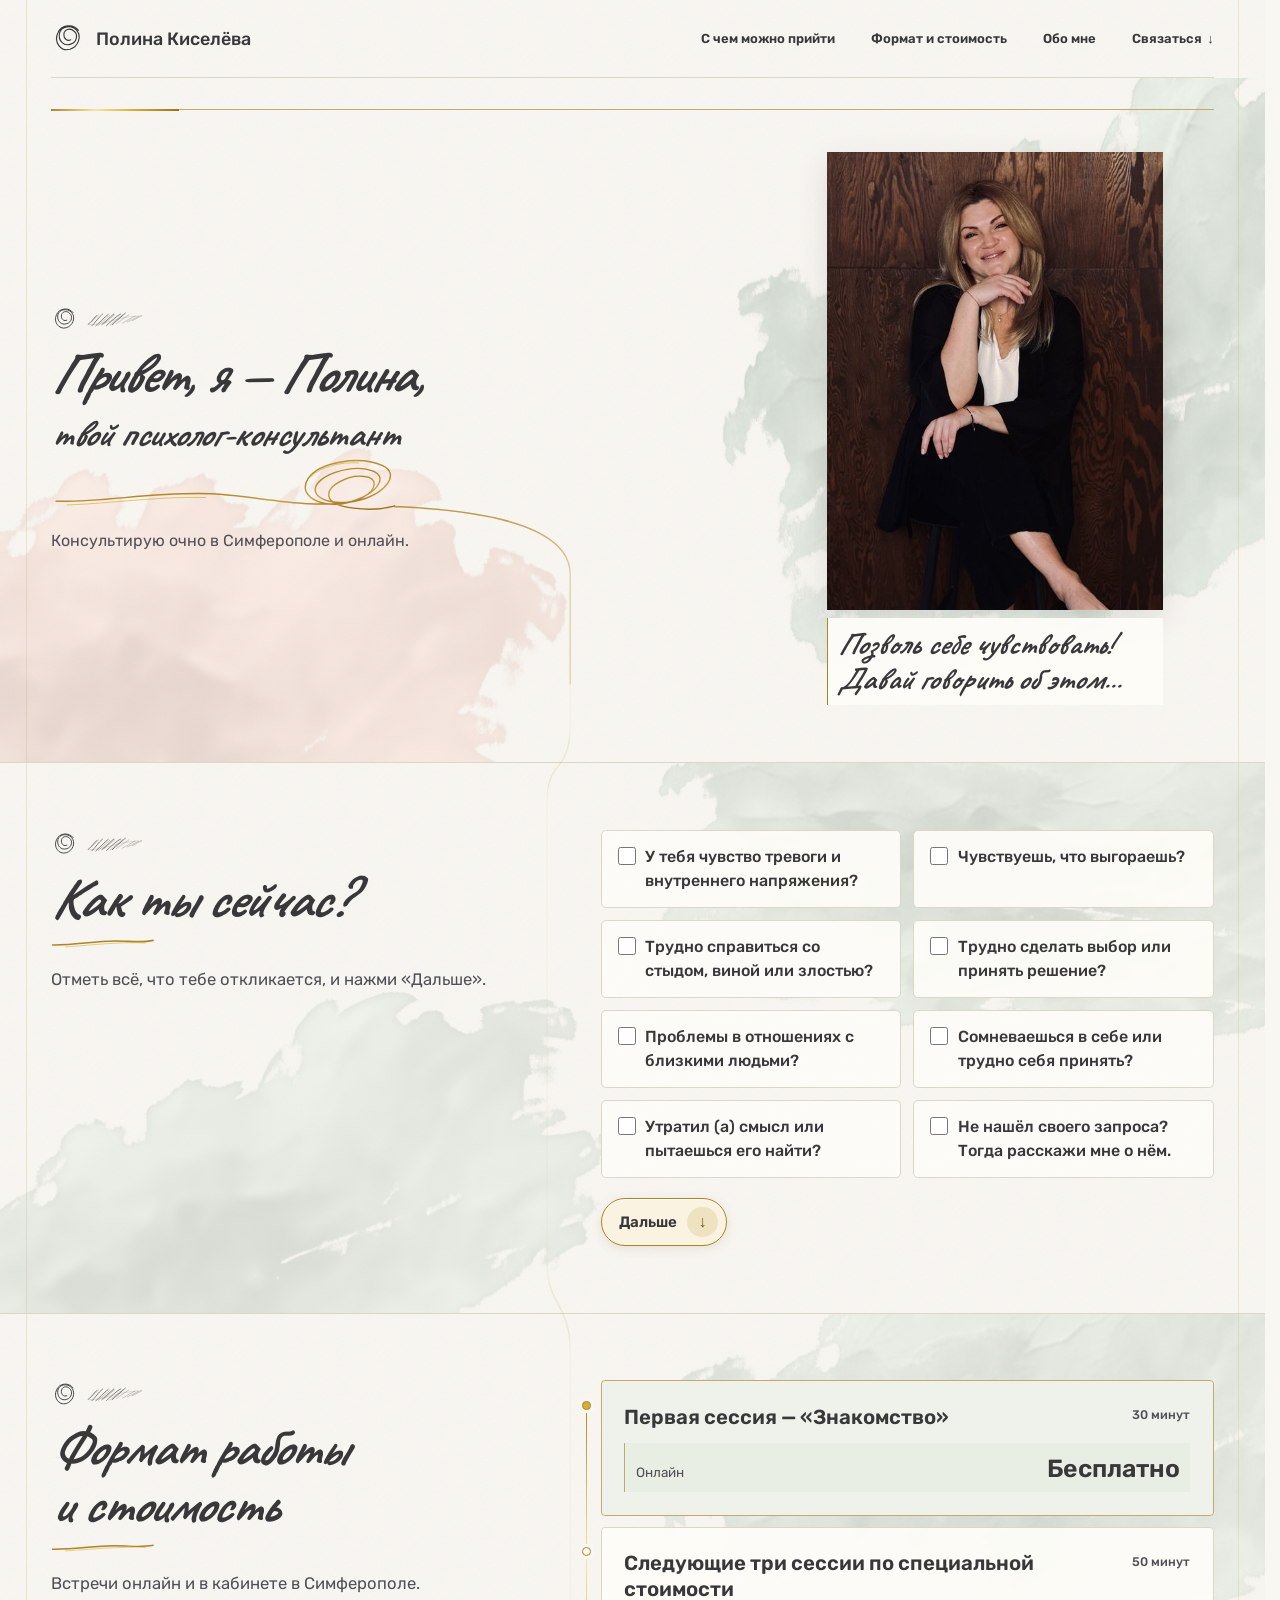
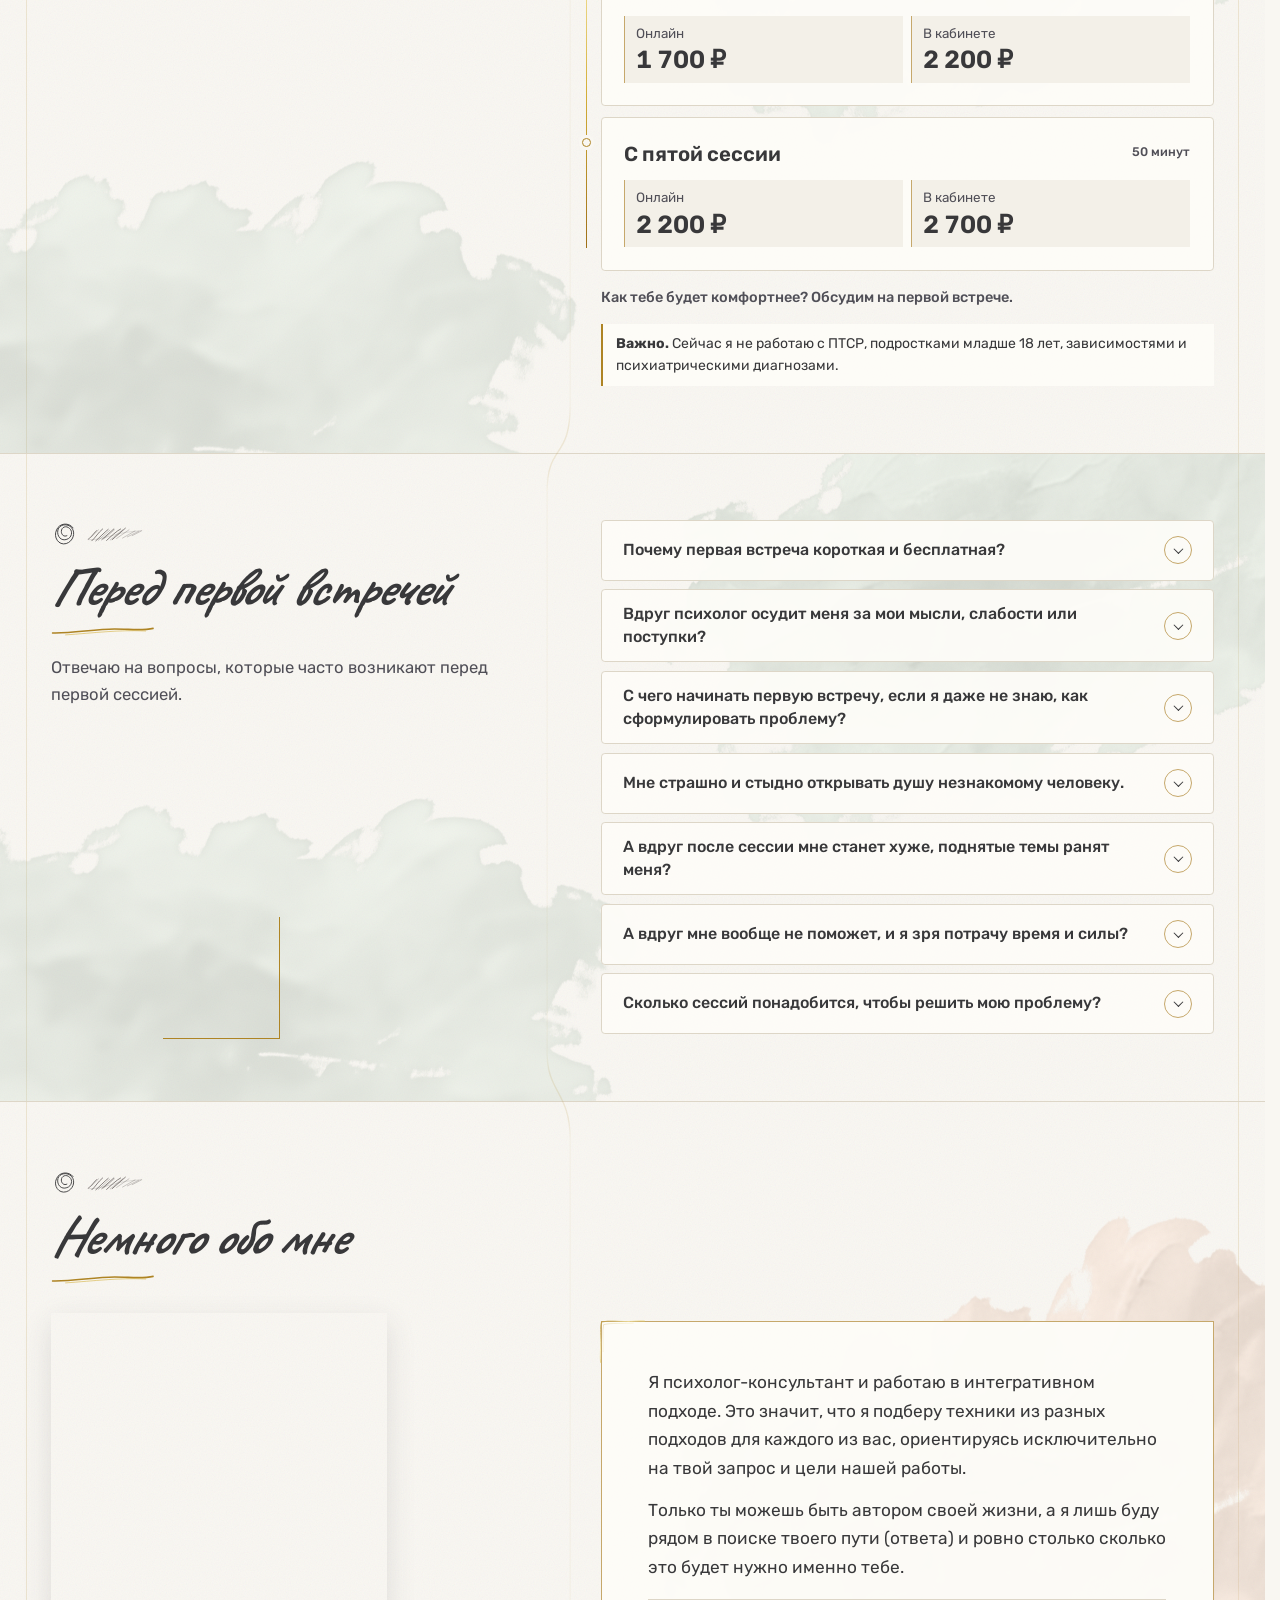
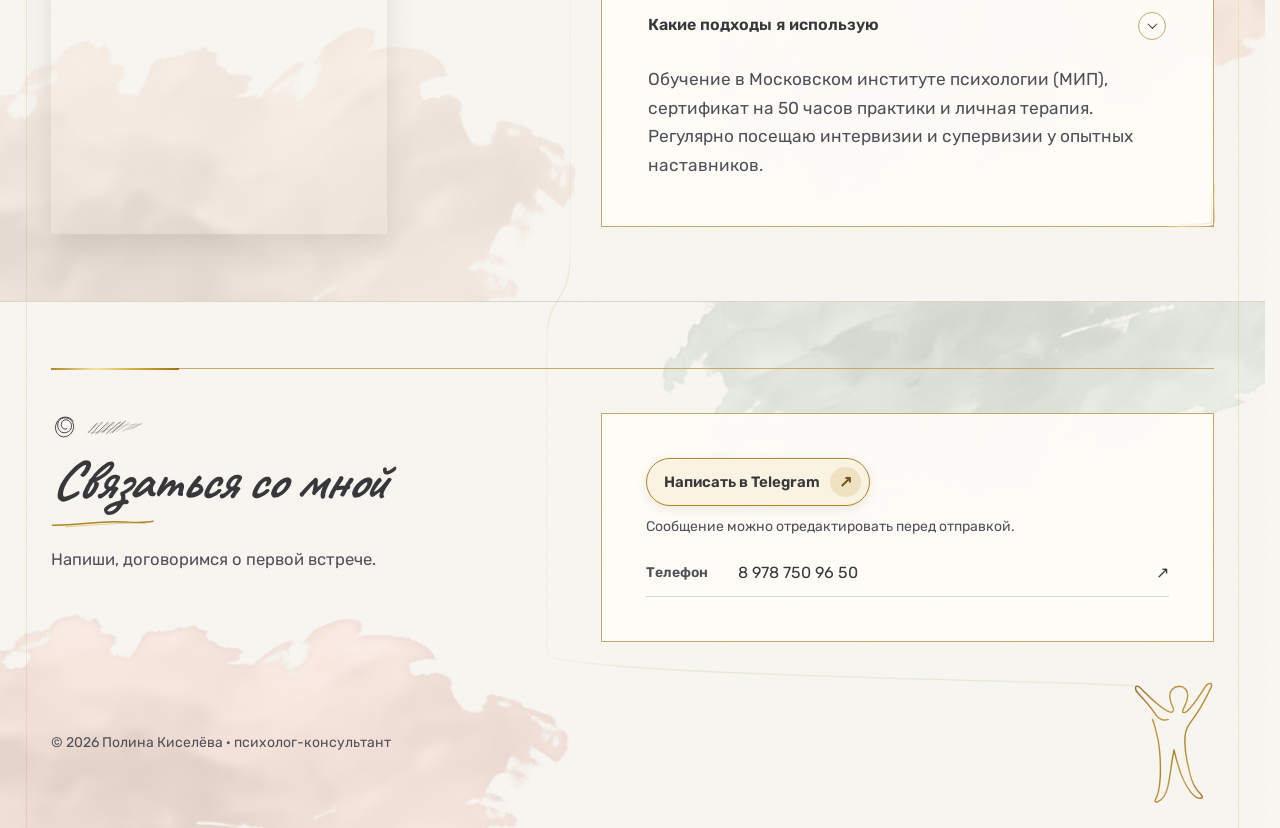
<file: index.html>
<!doctype html>
<html lang="ru">
<head>
  <meta charset="utf-8">
  <meta http-equiv="Content-Security-Policy" content="default-src 'none'; script-src 'self'; style-src 'self'; font-src 'self'; img-src 'self'; base-uri 'none'; form-action 'none'; require-trusted-types-for 'script'">
  <meta name="referrer" content="no-referrer">
  <meta name="viewport" content="width=device-width, initial-scale=1">
  <meta name="theme-color" content="#F9F7F2">
  <meta name="yandex-verification" content="633719b063d3e44b">
  <meta name="google-site-verification" content="FlDvCzXB-dT5PO3CV236Sdc01Hn_WGcSmmgBp1hXQZM">
  <meta name="description" content="Психологические консультации Полины Киселёвой в Симферополе и онлайн. С чем можно обратиться, стоимость консультаций и бесплатная онлайн-встреча для знакомства.">
  <title>Полина Киселёва — психолог-консультант в Симферополе и онлайн</title>
  <link rel="canonical" href="https://poilkiselevapsy.ru/">
  <script type="application/ld+json">
    {
      "@context": "https://schema.org",
      "@graph": [
        {
          "@type": "WebSite",
          "@id": "https://poilkiselevapsy.ru/#website",
          "url": "https://poilkiselevapsy.ru/",
          "name": "Полина Киселёва",
          "inLanguage": "ru"
        },
        {
          "@type": "ProfilePage",
          "url": "https://poilkiselevapsy.ru/",
          "isPartOf": { "@id": "https://poilkiselevapsy.ru/#website" },
          "mainEntity": {
            "@type": "Person",
            "name": "Полина Киселёва",
            "jobTitle": "Психолог-консультант",
            "image": "https://poilkiselevapsy.ru/assets/polina-portrait.jpg"
          }
        }
      ]
    }
  </script>
  <link rel="icon" href="favicon.ico" sizes="16x16 32x32 48x48" type="image/vnd.microsoft.icon">
  <link rel="icon" href="favicon.png" sizes="120x120" type="image/png">
  <link rel="icon" href="assets/favicon.svg" sizes="any" type="image/svg+xml">
  <link rel="preload" href="assets/fonts/rubik-v31-cyrillic.woff2" as="font" type="font/woff2" crossorigin>
  <link rel="preload" href="assets/fonts/caveat-v23-bold-cyrillic.woff2" as="font" type="font/woff2" crossorigin>
  <link rel="stylesheet" href="assets/site.css?v=visit-format">
</head>
<body id="top">
  <a class="skip-link" href="#main">К содержанию</a>
  <header class="site-header">
    <div class="wrap header-layout">
      <a class="brand" href="#top" aria-label="Полина Киселёва, к началу страницы">
        <img class="brand-mark" src="assets/brand-mark.svg" width="42" height="42" alt="">
        <span>Полина Киселёва</span>
      </a>
      <nav class="header-links" aria-label="Разделы сайта">
        <a class="header-section" href="#requests">С чем можно прийти</a>
        <a class="header-section" href="#format">Формат и стоимость</a>
        <a class="header-section" href="#about">Обо мне</a>
        <a class="header-contact" href="#contact">Связаться <span aria-hidden="true">↓</span></a>
      </nav>
    </div>
  </header>

  <main id="main" tabindex="-1">
    <section class="hero painted bookend" aria-labelledby="hero-title">
      <div class="wrap hero-layout bookend-layout">
        <div class="hero-copy bookend-copy">
          <h1 id="hero-title">
            Привет, я — Полина,
            <span class="hero-title-role">твой психолог-консультант</span>
          </h1>
          <svg class="thread-signature" width="285" height="48" viewBox="0 0 285 48" aria-hidden="true" focusable="false">
            <path d="M4 35C44 36 83 27 130 29c38 2 80 13 116 6 24-5 38-22 22-29-18-8-51-3-60 11-10 16 17 26 39 17 19-7 26-20 12-24-16-5-44 4-45 15-1 10 21 15 38 7 12-6 13-16 2-17-12-2-31 7-29 16 2 10 34 13 53 8" vector-effect="non-scaling-stroke"/>
            <path class="thread-highlight" d="M13 38c35-1 71-7 112-6m86-17c7-8 23-12 38-11" vector-effect="non-scaling-stroke"/>
            <circle id="thread-start" cx="278" cy="39" r=".8"/>
          </svg>
          <p>Консультирую очно в Симферополе и онлайн.</p>
        </div>
        <figure class="hero-art">
          <img class="hero-portrait" src="assets/polina-portrait.jpg?v=november"
               srcset="assets/polina-portrait-520.jpg 520w, assets/polina-portrait.jpg?v=november 940w"
               sizes="(min-width: 64rem) clamp(21rem, 24vw, 25rem), clamp(13.5rem, 68vw, 21.5rem)"
               alt="Портрет Полины Киселёвой" width="940" height="1280" fetchpriority="high">
          <figcaption>Позволь себе чувствовать! Давай говорить об этом…</figcaption>
        </figure>
      </div>
    </section>

    <section class="requests painted" id="requests" tabindex="-1" aria-labelledby="requests-title">
      <div class="wrap">
        <div class="requests-intro">
          <h2 id="requests-title" class="section-hatched lettering-title"><span class="ink-underline">Как ты сейчас?</span></h2>
          <p id="topic-instructions">Отметь всё, что тебе откликается, и нажми «Дальше».</p>
        </div>
        <ul class="topic-list address" id="topic-choices">
          <li>
            <label>
              <input type="checkbox" value="Тревога и внутреннее напряжение" aria-describedby="topic-instructions">
              <span>У тебя чувство тревоги и внутреннего напряжения?</span>
            </label>
          </li>
          <li>
            <label>
              <input type="checkbox" value="Эмоциональное выгорание" aria-describedby="topic-instructions">
              <span>Чувствуешь, что выгораешь?</span>
            </label>
          </li>
          <li>
            <label>
              <input type="checkbox" value="Сложные чувства и внутренние переживания" aria-describedby="topic-instructions">
              <span>Трудно справиться со стыдом, виной или злостью?</span>
            </label>
          </li>
          <li>
            <label>
              <input type="checkbox" value="Трудности с выбором или принятием решения" aria-describedby="topic-instructions">
              <span>Трудно сделать выбор или принять решение?</span>
            </label>
          </li>
          <li>
            <label>
              <input type="checkbox" value="Отношения с близкими людьми" aria-describedby="topic-instructions">
              <span>Проблемы в отношениях с близкими людьми?</span>
            </label>
          </li>
          <li>
            <label>
              <input type="checkbox" value="Неуверенность, самопринятие и страх" aria-describedby="topic-instructions">
              <span>Сомневаешься в себе или трудно себя принять?</span>
            </label>
          </li>
          <li class="topic-wide">
            <label>
              <input type="checkbox" value="Утрата или поиск смысла" aria-describedby="topic-instructions">
              <span>Утратил (а) смысл или пытаешься его найти?</span>
            </label>
          </li>
          <li class="topic-wide topic-other">
            <label>
              <input type="checkbox" id="other-topic" value="Другая тема" aria-controls="other-topic-fields" aria-describedby="topic-instructions">
              <span>Не нашёл своего запроса? Тогда расскажи мне о нём.</span>
            </label>
            <div class="topic-other-fields" id="other-topic-fields" hidden>
              <label for="other-topic-text">Твой запрос</label>
              <textarea id="other-topic-text" rows="3" maxlength="240" autocomplete="off" spellcheck="false" aria-describedby="other-topic-hint"></textarea>
              <p id="other-topic-hint">До 240 символов. Подробности можно дописать в Telegram.</p>
            </div>
          </li>
        </ul>
        <div class="topic-actions">
          <a class="primary-action" href="#contact" aria-label="Дальше, к контактам">Дальше <span aria-hidden="true">↓</span></a>
        </div>
      </div>
    </section>

    <section class="format painted" id="format" aria-labelledby="format-title">
      <div class="wrap format-layout">
        <div class="format-intro">
          <h2 id="format-title" class="section-hatched">Формат работы и стоимость</h2>
          <p>Встречи онлайн и в кабинете в Симферополе.</p>
        </div>
        <div class="pricing">
          <ol class="price-list" role="list" aria-label="Стоимость консультаций">
            <li class="price-detail price-detail-first">
              <div class="price-heading">
                <h3>Первая сессия — «Знакомство»</h3>
                <span class="price-duration">30 минут</span>
              </div>
              <dl class="price-rates">
                <div><dt>Онлайн</dt><dd>Бесплатно</dd></div>
              </dl>
            </li>
            <li class="price-detail">
              <div class="price-heading">
                <h3>Следующие три сессии по специальной стоимости</h3>
                <span class="price-duration">50 минут</span>
              </div>
              <dl class="price-rates">
                <div><dt>Онлайн</dt><dd>1 700 ₽</dd></div>
                <div><dt>В кабинете</dt><dd>2 200 ₽</dd></div>
              </dl>
            </li>
            <li class="price-detail">
              <div class="price-heading">
                <h3>С пятой сессии</h3>
                <span class="price-duration">50 минут</span>
              </div>
              <dl class="price-rates">
                <div><dt>Онлайн</dt><dd>2 200 ₽</dd></div>
                <div><dt>В кабинете</dt><dd>2 700 ₽</dd></div>
              </dl>
            </li>
          </ol>
          <p class="pricing-note address">Как тебе будет комфортнее? Обсудим на первой встрече.</p>
          <p class="format-note"><strong>Важно.</strong> Сейчас я не работаю с ПТСР, подростками младше 18 лет, зависимостями и психиатрическими диагнозами.</p>
        </div>
      </div>
    </section>

    <section class="faq painted" id="faq" aria-labelledby="faq-title">
      <div class="wrap faq-layout">
        <div class="faq-intro">
          <h2 id="faq-title" class="section-hatched">Перед первой встречей</h2>
          <div class="faq-context">
            <p>Отвечаю на вопросы, которые часто возникают перед первой сессией.</p>
            <figure class="faq-photo">
              <img src="assets/polina-in-studio.jpg?v=portraits" alt="Полина Киселёва среди учебных материалов" width="942" height="1280" loading="lazy" decoding="async">
            </figure>
          </div>
        </div>
        <div class="faq-list">
          <details>
            <summary class="address">Почему первая встреча короткая и бесплатная?<span class="faq-chevron" aria-hidden="true"></span></summary>
            <div class="faq-answer">
              <p>На знакомство я отвожу 30 минут. Мы обсудим, с чем тебе хочется прийти, и поймём, комфортно ли нам работать вместе. После этого ты сам решишь, нужна ли следующая встреча.</p>
            </div>
          </details>
          <details>
            <summary class="address">Вдруг психолог осудит меня за мои мысли, слабости или поступки?<span class="faq-chevron" aria-hidden="true"></span></summary>
            <div class="faq-answer">
              <p>Я отношусь к нашим разговорам конфиденциально. Можно говорить и о том, за что тебе неловко. Я выслушаю тебя без осуждения и помогу разобраться.</p>
            </div>
          </details>
          <details>
            <summary class="address">С чего начинать первую встречу, если я даже не знаю, как сформулировать проблему?<span class="faq-chevron" aria-hidden="true"></span></summary>
            <div class="faq-answer">
              <p>Совершенно нормально прийти без «диагноза» или четкой формулировки запроса. Достаточно начать говорить. Можем начать с того, что болит или тревожит прямо сейчас. Я помогу бережно распутать этот внутренний клубочек.</p>
            </div>
          </details>
          <details>
            <summary class="address">Мне страшно и стыдно открывать душу незнакомому человеку.<span class="faq-chevron" aria-hidden="true"></span></summary>
            <div class="faq-answer">
              <p>Отношения «психолог/клиент» - это тоже отношения. Доверие строится постепенно, и это абсолютно естественно. Ты сам (а) управляешь темпом и глубиной разговора — можно делиться ровно тем, к чему Ты готов (а) сегодня. Я не буду торопить и давить, но постараюсь быть мягко-честной и бережно подсвечивать то, что могло остаться не замеченным.</p>
            </div>
          </details>
          <details>
            <summary class="address">А вдруг после сессии мне станет хуже, поднятые темы ранят меня?<span class="faq-chevron" aria-hidden="true"></span></summary>
            <div class="faq-answer">
              <p>В терапии действительно могут подниматься глубокие, скрытые чувства, и в моменте может быть грустно или тяжело. Это нормальная и важная часть проживания опыта. Рядом будет бережный проводник - Я, который поможет справиться с эмоциями и вернет ощущение опоры. Я не оставлю Тебя в этом, для этого я тут.</p>
            </div>
          </details>
          <details>
            <summary class="address">А вдруг мне вообще не поможет, и я зря потрачу время и силы?<span class="faq-chevron" aria-hidden="true"></span></summary>
            <div class="faq-answer">
              <p>Психотерапия — это совместная работа и путь навстречу себе. Результат зависит от нашего контакта и готовности к изменениям. И даже если Ты заметишь сопротивление («психолог меня злит» и/или «не хочу идти на сессию/забыл о ней») или сомнения, их тоже можно и нужно обсудить на сессии — это важный шаг в терапии и отличная точка для роста.</p>
              <p>Тут обязательно знать! – «хочешь уйти из терапии/злит или раздражает психолог?», или наоборот, «так не хочется говорить ему правду, лучше промолчу»? - скажи мне об этом! Это тоже важно! мы обсудим это вместе без осуждения и решим, как сейчас было бы лучше для именно Тебя.</p>
            </div>
          </details>
          <details>
            <summary class="address">Сколько сессий понадобится, чтобы решить мою проблему?<span class="faq-chevron" aria-hidden="true"></span></summary>
            <div class="faq-answer">
              <p>Это зависит от твоего запроса. Иногда нескольких встреч хватает, чтобы яснее увидеть ситуацию. Если перемены требуют больше времени, мы обсудим, к чему ты хочешь прийти, и будем двигаться в подходящем тебе темпе.</p>
            </div>
          </details>
        </div>
      </div>
    </section>

    <section class="about painted" id="about" aria-labelledby="about-title">
      <div class="wrap">
        <h2 id="about-title" class="section-hatched">Немного обо мне</h2>
        <div class="about-layout">
          <figure class="about-photo">
            <img src="assets/polina-about-portrait.jpg?v=portraits" alt="Полина Киселёва улыбается, сидя на стуле" width="826" height="1280" loading="lazy" decoding="async">
          </figure>
          <div class="about-copy ink-frame">
            <p>Я психолог-консультант и работаю в интегративном подходе. Это значит, что я подберу техники из разных подходов для каждого из вас, ориентируясь исключительно на твой запрос и цели нашей работы.</p>
            <p>Только ты можешь быть автором своей жизни, а я лишь буду рядом в поиске твоего пути (ответа) и ровно столько сколько это будет нужно именно тебе.</p>
            <details class="about-methods">
              <summary>Какие подходы я использую<span class="faq-chevron" aria-hidden="true"></span></summary>
              <ul>
                <li>Психоаналитический подход и транзактный анализ</li>
                <li>Гештальт-терапия и схема-терапия</li>
                <li>Внутренние семейные системы (IFS) и когнитивно-поведенческая терапия (КПТ)</li>
                <li>Телесно-ориентированный подход и терапия принятия и ответственности (ACT)</li>
                <li>Краткосрочная терапия, ориентированная на решение</li>
                <li>Арт-терапия и метафорические ассоциативные карты (МАК)</li>
              </ul>
            </details>
            <p class="about-training">Обучение в Московском институте психологии (МИП), сертификат на 50 часов практики и личная терапия. Регулярно посещаю интервизии и супервизии у опытных наставников.</p>
          </div>
        </div>
      </div>
    </section>
  </main>

  <footer class="contact painted bookend" id="contact" tabindex="-1" aria-labelledby="contact-title">
    <div class="wrap">
      <div class="contact-layout bookend-layout">
        <div class="contact-intro bookend-copy">
          <h2 id="contact-title">Связаться со мной</h2>
          <p>Напиши, договоримся о первой встрече.</p>
        </div>
        <div class="contact-card">
          <section class="request-review" id="request-review" aria-labelledby="review-title" aria-describedby="review-note" hidden>
            <div class="review-heading">
              <h3 id="review-title">Темы для встречи</h3>
              <a href="#requests">Изменить выбор</a>
            </div>
            <ul id="selected-topics"></ul>
            <p class="review-note" id="review-note">Эти темы появятся в черновике первого сообщения в Telegram.</p>
          </section>
          <div class="telegram-action">
            <a class="primary-action" id="telegram-request" href="https://t.me/polisha1703" target="_blank" rel="noopener noreferrer" aria-describedby="telegram-note">
              Написать в Telegram <span aria-hidden="true">↗</span>
            </a>
            <p id="telegram-note">Сообщение можно отредактировать перед отправкой.</p>
          </div>
          <address class="contact-links">
            <a href="tel:+79787509650">
              <span class="contact-label">Телефон</span>
              <span class="contact-value">8 978 750 96 50</span>
              <span aria-hidden="true">↗</span>
            </a>
          </address>
        </div>
      </div>
      <div class="footer-bottom footer-signature">
        <p>© <span id="year">2026</span> Полина Киселёва · психолог-консультант</p>
        <svg class="thread-person" width="152" height="234" viewBox="12 171 152 234" aria-hidden="true" focusable="false">
          <path d="M77 244c-8 3-18 0-23-8-11-18-24-30-36-44-4-5-4-10-1-11 4-2 8 4 12 8 15 15 36 35 49 40 6 3 10 1 9-5-1-4-7-12-7-24 0-11 8-19 18-19 10 1 16 8 16 19-1 13-7 20-9 26-2 5 2 7 7 3 13-10 25-31 36-48 4-5 9-7 11-4 2 4-2 9-4 13-12 26-26 47-36 60-5 7-9 15-10 25-2 21 3 48 9 71 4 17 11 31 20 39 5 5 5 8 1 9-13 1-26-21-33-35-8-17-13-36-18-57-5 24-7 50-12 71-4 15-10 24-18 27-4 2-8 1-5-4 7-13 8-26 9-44 1-28-1-50-4-68-4-18-7-32-11-40" vector-effect="non-scaling-stroke"/>
          <circle id="thread-hand" cx="17" cy="181" r="1"/>
        </svg>
      </div>
    </div>
  </footer>
  <svg class="site-thread" aria-hidden="true" focusable="false">
    <defs>
      <linearGradient id="thread-foil" x2="86%" y2="100%">
        <stop stop-color="#956925"/>
        <stop offset=".35" stop-color="#C19A43"/>
        <stop offset=".6" stop-color="#AE8424"/>
        <stop offset=".8" stop-color="#C8A14C"/>
        <stop offset="1" stop-color="#9E6F18"/>
      </linearGradient>
      <linearGradient id="thread-ink" gradientUnits="userSpaceOnUse" x1="0" x2="0" y1="0" y2="1"/>
    </defs>
    <path id="thread-guide"/>
    <g id="thread-line"/>
  </svg>
  <script src="assets/site.js?v=performance" defer></script>
</body>
</html>
</file>
<file: assets/site.css>
@font-face {
  font-family: Caveat;
  src: url("fonts/caveat-v23-bold-cyrillic.woff2") format("woff2");
  font-style: normal;
  font-weight: 700;
  font-display: swap;
  unicode-range: U+0301, U+0400-045F, U+0490-0491, U+04B0-04B1, U+2116;
}

@font-face {
  font-family: Caveat;
  src: url("fonts/caveat-v23-bold-latin.woff2") format("woff2");
  font-style: normal;
  font-weight: 700;
  font-display: swap;
  unicode-range: U+0000-00FF, U+0131, U+0152-0153, U+02BB-02BC, U+02C6, U+02DA, U+02DC, U+0304, U+0308, U+0329, U+2000-206F, U+20AC, U+20BD, U+2122, U+2191, U+2193, U+2212, U+2215, U+FEFF, U+FFFD;
}

@font-face {
  font-family: Rubik;
  src: url("fonts/rubik-v31-cyrillic.woff2") format("woff2");
  font-style: normal;
  font-weight: 400 700;
  font-display: swap;
  unicode-range: U+0301, U+0400-045F, U+0490-0491, U+04B0-04B1, U+2116;
}

@font-face {
  font-family: Rubik;
  src: url("fonts/rubik-v31-latin.woff2") format("woff2");
  font-style: normal;
  font-weight: 400 700;
  font-display: swap;
  unicode-range: U+0000-00FF, U+0131, U+0152-0153, U+02BB-02BC, U+02C6, U+02DA, U+02DC, U+0304, U+0308, U+0329, U+2000-206F, U+20AC, U+20BD, U+2122, U+2191, U+2193, U+2212, U+2215, U+FEFF, U+FFFD;
}

:root {
  color-scheme: light;
  --paper: #F9F7F2;
  --ink: #38383A;
  --muted: #5E5D66;
  --gold-base: #D4AF37;
  --gold-dark: #AE8424;
  --gold-light: #F5E6A3;
  --gold-gradient: linear-gradient(135deg, #AE8424 0%, #F5E6A3 35%, #D4AF37 65%, #9E6F18 100%);
  --sage: #7D9382;
  --light-sage: #B8C7B9;
  --terracotta: #C68B7A;
  --peach: #E4BFA8;
  --focus: #70551F;
  --line: #DDD6C7;
  --frame-line: #C6A86B;
  --selection: rgb(198 168 107 / 30%);
  --surface: rgb(253 252 248 / 92%);
  --handwriting: Caveat, "Segoe Print", cursive;
  --sans: Rubik, "Segoe UI", sans-serif;
  --gutter: clamp(1rem, 4vw, 3.75rem);
  --page-width: 75rem;
  --section-space: clamp(3.25rem, 7vw, 6rem);
  --acrylic: url("acrylic-wash.webp");
  --ink-corner: url("ink-corner.svg");
  --ink-stroke: url("ink-stroke.svg?v=gold");
  --brand-mark: url("brand-mark.svg");
  --graphite-hatch: url("graphite-hatch.svg");
  --grain: url("paper-grain.svg");
}

*, *::before, *::after {
  box-sizing: border-box;
}

html {
  scroll-behavior: smooth;
  scroll-padding-block-start: 1rem;
}

body {
  position: relative;
  margin: 0;
  background: var(--paper) var(--grain);
  color: var(--ink);
  font-family: var(--sans);
  font-size: 1rem;
  line-height: 1.65;
}

img {
  display: block;
  max-width: 100%;
}

figure, h1, h2, h3, p {
  margin: 0;
}

h3 {
  font-weight: 600;
}

h1, h2, .hero-art figcaption {
  font-family: var(--handwriting);
  font-style: italic;
  font-weight: 700;
}

h1, h2 {
  text-wrap: balance;
}

h2 {
  font-size: clamp(2.55rem, 4.8vw, 4.2rem);
  line-height: 1.06;
  letter-spacing: -.02em;
}

h2 + p {
  margin-top: 1.125rem;
  color: var(--muted);
}

a {
  color: inherit;
}

.address {
  font-weight: 500;
}

.ink-underline {
  padding-bottom: .13em;
  background: var(--ink-stroke) left bottom / 100% .16em no-repeat;
  -webkit-box-decoration-break: clone;
  box-decoration-break: clone;
}

.ink-frame {
  position: relative;
  border: 1px solid var(--frame-line);
}

.ink-frame::before, .ink-frame::after {
  content: "";
  position: absolute;
  z-index: 2;
  width: var(--corner-size, 3.1rem);
  aspect-ratio: 1;
  background: var(--gold-gradient);
  -webkit-mask: var(--ink-corner) center / contain no-repeat;
  mask: var(--ink-corner) center / contain no-repeat;
  pointer-events: none;
}

.ink-frame::before {
  inset: -4px auto auto -4px;
}

.ink-frame::after {
  inset: auto -4px -4px auto;
  transform: rotate(180deg);
}

:where(a, summary, textarea):focus-visible {
  outline: 2px solid var(--focus);
  outline-offset: 4px;
}

::selection {
  background-color: var(--selection);
  color: var(--ink);
  text-shadow: none;
}

.wrap {
  width: min(var(--page-width), calc(100% - 2 * var(--gutter)));
  margin-inline: auto;
}

.skip-link {
  position: fixed;
  z-index: 5;
  inset: .75rem auto auto .75rem;
  padding: .6rem 1rem;
  transform: translateY(-160%);
  background: var(--paper);
}

.skip-link:focus {
  transform: none;
}

.header-layout, .header-links, .brand {
  display: flex;
  align-items: center;
}

.header-layout {
  min-height: 4.125rem;
  justify-content: space-between;
  gap: .6rem;
  border-bottom: 1px solid var(--line);
}

.brand {
  gap: .55rem;
  font: 500 clamp(.975rem, 3.8vw, 1.12rem)/1 var(--sans);
  text-decoration: none;
}

.brand-mark {
  flex: none;
  width: clamp(1.65rem, 5.2vw, 2.25rem);
  height: auto;
}

.header-links {
  gap: clamp(.75rem, 3vw, 2.25rem);
  font-size: .8125rem;
  font-weight: 600;
}

.header-links a {
  display: flex;
  align-items: center;
  gap: .4em;
  min-height: 2.75rem;
  text-decoration: none;
}

.header-links .header-section {
  display: none;
}

.header-links a:hover {
  text-decoration: underline;
  text-underline-offset: .3em;
}

.header-contact {
  color: var(--ink);
  white-space: nowrap;
}

.painted {
  --section-tone: var(--light-sage);
  position: relative;
  isolation: isolate;
  overflow: clip;
}

.painted::before, .painted::after {
  content: "";
  position: absolute;
  z-index: -1;
  pointer-events: none;
  width: var(--wash-width, 76%);
  height: var(--wash-height, 70%);
  background: var(--current-tone, var(--section-tone)) var(--acrylic) center / 100% 100% no-repeat;
  background-blend-mode: luminosity;
  -webkit-mask: var(--acrylic) center / 100% 100% no-repeat;
  mask: var(--acrylic) center / 100% 100% no-repeat;
  transition: background-color 900ms ease;
}

.painted::before {
  inset: var(--wash-top, -18%) var(--wash-right, -28%) auto auto;
  transform: rotate(var(--wash-angle, -11deg));
  opacity: var(--wash-opacity, .39);
  filter: blur(1px);
}

.painted::after {
  inset: auto auto var(--wash-bottom, -22%) var(--wash-left, -32%);
  transform: rotate(var(--wash-echo-angle, 11deg));
  opacity: var(--wash-echo-opacity, .26);
  filter: blur(4px);
}

.bookend {
  --section-tone: var(--sage);
}

.bookend::before {
  background-color: var(--sage);
}

.bookend::after {
  background-color: var(--terracotta);
}

.bookend-layout {
  position: relative;
  border-top: 1px solid var(--frame-line);
}

.bookend-layout::before {
  content: "";
  position: absolute;
  top: -1px;
  left: 0;
  width: clamp(3.25rem, 13%, 8rem);
  height: 2px;
  background: var(--gold-gradient);
}

.bookend-copy::before, .section-hatched::before {
  --mark-size: clamp(1.65rem, 2.3vw, 1.9rem);
  --mark-gap: .4rem;
  --hatch-width: clamp(2.6rem, 4.6vw, 3.5rem);
  content: "";
  display: block;
  width: calc(var(--mark-size) + var(--mark-gap) + var(--hatch-width));
  height: var(--mark-size);
  margin-bottom: .6rem;
  background:
    var(--brand-mark) left center / var(--mark-size) var(--mark-size) no-repeat,
    var(--graphite-hatch) calc(var(--mark-size) + var(--mark-gap)) center / var(--hatch-width) auto no-repeat;
}

.site-thread {
  position: absolute;
  z-index: 1;
  inset: 0;
  width: 100%;
  height: 100%;
  overflow: hidden;
  pointer-events: none;
}

.site-thread path, .thread-signature path, .thread-person path {
  fill: none;
  stroke: var(--gold-dark);
  stroke-width: 1.4;
  stroke-linecap: round;
  stroke-linejoin: round;
}

.site-thread path {
  stroke: url("#thread-ink") var(--gold-dark);
}

#thread-ink stop {
  stop-color: var(--gold-dark);
}

#thread-guide {
  opacity: .16;
}

.thread-signature, .thread-person {
  display: block;
  height: auto;
  pointer-events: none;
}

.thread-signature {
  width: min(100%, clamp(14.5rem, 64vw, 22rem));
  margin-top: .18rem;
}

.thread-person {
  width: clamp(4rem, 6.7vw, 5rem);
}

.thread-signature path, .thread-person path {
  stroke: url("#thread-foil") var(--gold-dark);
}

.thread-signature .thread-highlight {
  stroke: var(--gold-base);
  stroke-width: .9;
  opacity: .75;
}

.thread-signature circle, .thread-person circle {
  fill: var(--gold-dark);
}

.hero {
  --wash-width: min(72rem, 115%);
  --wash-height: 70%;
  --wash-top: 32%;
  --wash-right: -31%;
  --wash-opacity: .45;
  --wash-bottom: -34%;
  --wash-echo-opacity: .36;
  padding-block: clamp(1.15rem, 2.9vw, 2.75rem) clamp(1.9rem, 4.5vw, 4rem);
}

.hero-layout {
  display: grid;
  gap: clamp(1.6rem, 3.7vw, 3.35rem);
  align-items: center;
  padding-top: clamp(1.55rem, 4.2vw, 3.35rem);
}

.hero-copy {
  min-width: 0;
}

.hero-copy > p {
  margin-top: .65rem;
  color: var(--muted);
}

.hero h1 {
  font-size: clamp(2.28rem, 10.4vw, 4.25rem);
  line-height: 1;
  letter-spacing: -.028em;
}

.hero-title-role {
  display: block;
  margin-top: .26em;
  font-size: .66em;
  line-height: 1.14;
  letter-spacing: -.015em;
}

.lettering-title {
  font-size: clamp(2.85rem, 7vw, 4.8rem);
}

.hero-art {
  display: grid;
  gap: .55rem;
  width: min(100%, clamp(13.5rem, 68vw, 21.5rem));
  margin-inline: auto;
  padding-block: .25rem .35rem;
}

.hero-portrait, .about-photo img {
  width: 100%;
  height: auto;
  box-shadow: 0 .65rem 1.75rem rgb(56 56 58 / 13%);
}

.hero-art figcaption {
  padding: .55rem .65rem;
  background: var(--surface);
  border-left: 1px solid var(--gold-dark);
  font-size: clamp(1.4rem, 3vw, 1.9rem);
  line-height: 1.14;
  text-wrap: balance;
}

.requests, .format, .faq, .about, .contact {
  padding-block: var(--section-space);
  border-top: 1px solid var(--line);
}

.requests {
  --section-tone: var(--light-sage);
  --wash-angle: 13deg;
  --wash-top: -12%;
  --wash-opacity: .33;
  --wash-bottom: -9%;
  --wash-echo-opacity: .36;
  --wash-echo-angle: -16deg;
}

.format-layout, .faq-layout, .about-layout, .contact-layout {
  display: grid;
  gap: 1.5rem;
  align-items: start;
}

.requests-intro {
  margin-bottom: 1.2rem;
}

.requests-intro p, .format-intro > p:first-of-type, .faq-intro p {
  max-width: 31rem;
}

.topic-list {
  display: grid;
  gap: .6rem;
  margin: 0;
  padding: 0;
  list-style: none;
}

.topic-list .topic-wide {
  grid-column: 1 / -1;
}

.topic-list > li > label {
  display: flex;
  align-items: flex-start;
  gap: .6rem;
  height: 100%;
  min-height: 4.5rem;
  padding: clamp(.75rem, 2vw, 1.35rem);
  border: 1px solid var(--line);
  background: var(--surface);
  cursor: pointer;
  font-size: clamp(.96rem, 1.55vw, 1.08rem);
  line-height: 1.48;
  transition: border-color .2s ease, background-color .2s ease;
}

.topic-list input {
  flex: none;
  width: 1.12rem;
  height: 1.12rem;
  margin: .13em 0 0;
  accent-color: var(--ink);
  cursor: inherit;
}

.topic-list > li > label:hover,
.topic-list > li > label:has(input:checked) {
  border-color: var(--gold-dark);
  background: #F2EFE4;
}

.topic-list input:focus-visible {
  outline: 2px solid var(--focus);
  outline-offset: 3px;
}

.topic-list .topic-other > label {
  height: auto;
}

.topic-other-fields {
  padding: .95rem clamp(.75rem, 2vw, 1.35rem);
  border: 1px solid var(--frame-line);
  border-top: 0;
  background: var(--surface);
}

.topic-other-fields label {
  display: block;
  margin-bottom: .35rem;
  font-weight: 500;
}

.topic-other-fields textarea {
  display: block;
  width: 100%;
  min-height: 5rem;
  resize: vertical;
  padding: .6rem .7rem;
  border: 1px solid var(--frame-line);
  border-radius: .15rem;
  background: #FFFEFB;
  color: var(--ink);
  font: 400 1rem/1.5 var(--sans);
}

.topic-other-fields p {
  margin-top: .45rem;
  color: var(--muted);
  font-size: .84rem;
  font-weight: 400;
}

.topic-actions {
  display: flex;
  flex-wrap: wrap;
  justify-content: space-between;
  align-items: center;
  gap: .7rem 1.2rem;
  margin-top: 1.25rem;
}

.topic-actions p {
  font-size: clamp(.9rem, 1.45vw, 1.12rem);
}

.primary-action {
  display: inline-flex;
  align-items: center;
  gap: .68rem;
  min-height: 3rem;
  max-width: 100%;
  padding: .42rem .5rem .42rem 1.05rem;
  border: 1px solid var(--gold-dark);
  border-radius: 999px;
  background: #FAF3E2;
  color: var(--ink);
  box-shadow: inset 0 1px 0 #FFFEFB, 0 .16rem .65rem rgb(112 85 31 / 12%);
  font-size: .94rem;
  font-weight: 600;
  line-height: 1.35;
  text-decoration: none;
  transition: background-color .2s ease, border-color .2s ease, box-shadow .2s ease;
}

.primary-action > span {
  display: grid;
  flex: none;
  place-items: center;
  width: 1.9rem;
  aspect-ratio: 1;
  border-radius: 50%;
  background: #EFE2C1;
  color: var(--focus);
  font-size: 1rem;
  line-height: 1;
}

.primary-action:hover {
  border-color: var(--focus);
  background: #F3E8CD;
  box-shadow: inset 0 1px 0 #FFFEFB, 0 .22rem .75rem rgb(112 85 31 / 17%);
}

.format {
  --section-tone: var(--terracotta);
  --wash-top: -12%;
  --wash-right: -19%;
  --wash-opacity: .35;
  --wash-bottom: -23%;
}

.price-list {
  position: relative;
  display: grid;
  gap: .7rem;
  margin: 0;
  padding: 0 0 0 1.2rem;
  list-style: none;
}

.price-list::before {
  content: "";
  position: absolute;
  inset: 1.45rem auto 1.45rem .25rem;
  width: 1px;
  background: var(--gold-gradient);
}

.price-detail {
  position: relative;
  padding: clamp(.9rem, 2.3vw, 1.4rem);
  border: 1px solid var(--line);
  border-radius: .24rem;
  background: var(--surface);
}

.price-detail::before {
  content: "";
  position: absolute;
  top: 1.23rem;
  left: -1.23rem;
  width: .55rem;
  aspect-ratio: 1;
  border: 1px solid var(--gold-dark);
  border-radius: 50%;
  background: var(--paper);
  box-shadow: 0 0 0 3px var(--paper);
}

.price-detail-first {
  border-color: var(--frame-line);
  background: #EFF2EB;
}

.price-detail-first::before {
  background: var(--gold-base);
}

.price-heading {
  display: grid;
  grid-template-columns: minmax(0, 1fr) auto;
  align-items: start;
  gap: .45rem .75rem;
}

.price-heading h3 {
  font-size: clamp(1rem, 1.8vw, 1.27rem);
  line-height: 1.28;
}

.price-duration {
  padding-block: .1rem;
  color: var(--muted);
  font-size: .78rem;
  font-weight: 500;
  white-space: nowrap;
}

.price-rates {
  display: grid;
  grid-template-columns: repeat(2, minmax(0, 1fr));
  gap: .5rem;
  margin: .85rem 0 0;
}

.price-rates > div {
  min-width: 0;
  padding: .5rem .65rem;
  border-left: 1px solid var(--frame-line);
  background: #F3F0E8;
}

.price-detail-first .price-rates > div {
  display: flex;
  grid-column: 1 / -1;
  align-items: baseline;
  justify-content: space-between;
  flex-wrap: wrap;
  gap: .18rem .65rem;
  background: #E8EEE4;
}

.price-rates dt {
  color: var(--muted);
  font-size: .84rem;
  line-height: 1.35;
}

.price-rates dd {
  margin: .2rem 0 0;
  font-size: clamp(1.13rem, 2.15vw, 1.55rem);
  font-weight: 600;
  font-variant-numeric: tabular-nums;
  line-height: 1.2;
}

.pricing-note, .format-note {
  margin: .9rem 0 0 1.2rem;
}

.pricing-note {
  color: var(--muted);
  font-size: .91rem;
}

.format-note {
  padding: .6rem .85rem;
  border-left: 2px solid var(--gold-dark);
  background: var(--surface);
  font-size: .875rem;
  line-height: 1.55;
}

.faq {
  --section-tone: var(--sage);
  --wash-top: -16%;
  --wash-right: -22%;
  --wash-left: -41%;
  --wash-opacity: .31;
  --wash-echo-opacity: .45;
}

.faq-context {
  display: grid;
  grid-template-columns: minmax(0, 1fr) clamp(6.5rem, 34vw, 9.5rem);
  gap: .75rem 1rem;
  align-items: center;
  margin-top: 1.125rem;
}

.faq-context p {
  color: var(--muted);
}

.faq-photo {
  position: relative;
  width: 100%;
}

.faq-photo img {
  width: 100%;
  height: auto;
}

.faq-photo::after {
  content: "";
  position: absolute;
  right: -.28rem;
  bottom: -.28rem;
  width: 52%;
  height: 40%;
  border-right: 1px solid var(--gold-dark);
  border-bottom: 1px solid var(--gold-dark);
  pointer-events: none;
}

.faq-list {
  display: grid;
  gap: .55rem;
}

.faq-list details {
  --faq-pad: clamp(.85rem, 2vw, 1.3rem);
  border: 1px solid var(--line);
  border-radius: .24rem;
  background: var(--surface);
}

.faq-list details[open] {
  border-color: #A5B4A4;
  background: #F0F3EC;
}

.faq-list summary, .about-methods > summary {
  display: flex;
  align-items: center;
  justify-content: space-between;
  gap: .7rem;
  border-radius: .24rem;
  line-height: 1.42;
  list-style: none;
  cursor: pointer;
}

.faq-list summary {
  min-height: 3.65rem;
  padding: .8rem var(--faq-pad);
}

.faq-list summary::-webkit-details-marker, .about-methods > summary::-webkit-details-marker {
  display: none;
}

.faq-chevron {
  display: grid;
  flex: none;
  place-items: center;
  width: 1.75rem;
  height: 1.75rem;
  border: 1px solid var(--frame-line);
  border-radius: 50%;
  color: var(--ink);
}

.faq-chevron::before {
  content: "";
  width: .43rem;
  height: .43rem;
  transform: translateY(-.09rem) rotate(45deg);
  border: solid currentColor;
  border-width: 0 1.5px 1.5px 0;
}

.faq-list summary:hover .faq-chevron, .about-methods > summary:hover .faq-chevron {
  border-color: var(--gold-dark);
  background: var(--paper);
}

.faq-list details[open] .faq-chevron, .about-methods[open] .faq-chevron {
  border-color: #A5B4A4;
  background: #E4EBE1;
}

.faq-list details[open] .faq-chevron::before, .about-methods[open] .faq-chevron::before {
  transform: translateY(.09rem) rotate(225deg);
}

.faq-answer {
  margin-inline: var(--faq-pad);
  padding: .85rem 0 1.1rem;
  border-top: 1px solid #CFD9CB;
}

:is(.faq-answer, .about-methods > ul) {
  position: relative;
}

:is(.faq-answer, .about-methods > ul)::before {
  content: "";
  position: absolute;
  inset-block-start: 0;
  inset-inline-start: 0;
  inline-size: min(4.6rem, 32%);
  block-size: .3rem;
  background: var(--ink-stroke) left center / 100% 100% no-repeat;
  pointer-events: none;
}

.faq-answer p {
  max-width: 65ch;
  color: var(--muted);
}

.faq-answer p + p {
  margin-top: .75rem;
}

@keyframes disclosure-fade {
  from { opacity: .25; }
  to { opacity: 1; }
}

@keyframes disclosure-ink {
  from { clip-path: inset(0 100% 0 0); }
  to { clip-path: inset(0); }
}

@media (prefers-reduced-motion: no-preference) {
  .faq-list details {
    transition: background-color 190ms ease, border-color 190ms ease;
  }

  .faq-chevron {
    transition: background-color 190ms ease, border-color 190ms ease;
  }

  .faq-chevron::before {
    transition: transform 290ms ease;
  }

  :is(.faq-list details, .about-methods)[open] > :is(.faq-answer, ul) {
    animation: disclosure-fade 220ms ease-out;
  }

  :is(.faq-list details, .about-methods)[open] > :is(.faq-answer, ul)::before {
    animation: disclosure-ink 250ms ease-out 80ms both;
  }

  @supports selector(details::details-content) and (interpolate-size: allow-keywords) and (transition-behavior: allow-discrete) {
    :is(.faq-list details, .about-methods)[open] > :is(.faq-answer, ul) {
      animation: none;
    }

    :is(.faq-list details, .about-methods)::details-content {
      interpolate-size: allow-keywords;
      contain: layout;
      overflow: clip;
      opacity: 0;
      block-size: 0;
      transition: opacity 220ms ease, block-size 330ms cubic-bezier(.22, .68, .27, 1),
        content-visibility 330ms allow-discrete, display 330ms allow-discrete;
    }

    :is(.faq-list details, .about-methods)[open]::details-content {
      opacity: 1;
      block-size: auto;
    }
  }
}

.about {
  --section-tone: var(--peach);
  --wash-width: min(76rem, 108%);
  --wash-top: 5%;
  --wash-right: -40%;
  --wash-opacity: .4;
  --wash-bottom: -27%;
  --wash-echo-opacity: .32;
}

.about h2 {
  margin-bottom: clamp(1.35rem, 4vw, 2.35rem);
}

.about-layout {
  align-items: center;
}

.about-copy {
  padding: clamp(1.1rem, 4vw, 2.9rem);
  background: var(--surface);
}

.about-copy p {
  max-width: 45ch;
}

.about-copy :is(p, .about-methods) + p {
  margin-top: .85rem;
}

.about-training, .about-methods ul {
  color: var(--muted);
}

.about-methods {
  margin-top: 1.1rem;
  border-top: 1px solid var(--line);
}

.about-methods > summary {
  min-height: 3.25rem;
  padding-block: .65rem;
  font-weight: 600;
}

.about-methods ul {
  margin: 0 0 .35rem;
  padding-block-start: .65rem;
  padding-inline-start: 1.2em;
  border-top: 1px solid var(--line);
}

.about-methods li + li {
  margin-top: .3rem;
}

.about-methods li::marker {
  color: var(--gold-dark);
}

.about-photo {
  width: min(100%, 29rem);
  justify-self: center;
}

.contact {
  --wash-top: -37%;
  --wash-left: -17%;
  --wash-right: -33%;
  --wash-bottom: -14%;
  --wash-opacity: .38;
  --wash-echo-opacity: .38;
  padding-bottom: 1.5rem;
}

.contact-layout {
  padding-top: clamp(1.55rem, 4vw, 2.75rem);
}

.contact-card {
  min-width: 0;
  padding: clamp(1.125rem, 3.8vw, 2.75rem);
  border: 1px solid var(--frame-line);
  background: var(--surface);
}

.request-review {
  position: relative;
  margin-bottom: 1.15rem;
  padding: clamp(.85rem, 2.8vw, 1.3rem);
  border: 1px solid var(--frame-line);
  border-inline-start-width: 3px;
  border-radius: .25rem;
  background: #FAF4E7 var(--grain);
}

.contact:target .request-review {
  border-color: var(--gold-dark);
  background-color: #F8EED8;
}

@media (prefers-reduced-motion: no-preference) {
  .contact:target .request-review:not([hidden])::after {
    content: "";
    position: absolute;
    inset: -6px;
    border: 1px solid var(--gold-dark);
    border-radius: .5rem;
    pointer-events: none;
    animation: review-outline 850ms ease-out 150ms both;
  }

  @keyframes review-outline {
    from { opacity: 1; }
    to { opacity: 0; }
  }
}

.review-heading {
  display: flex;
  flex-wrap: wrap;
  justify-content: space-between;
  align-items: baseline;
  gap: .25rem 1rem;
}

.review-heading h3 {
  font: italic 700 clamp(1.75rem, 4vw, 2.15rem)/1.1 var(--handwriting);
}

.review-heading h3::after {
  content: "";
  display: block;
  width: 3.5rem;
  height: .35rem;
  background: var(--ink-stroke) left center / 100% 100% no-repeat;
}

.review-heading a {
  display: inline-flex;
  align-items: center;
  min-height: 2.75rem;
  color: var(--ink);
  font-size: .875rem;
  font-weight: 600;
  text-underline-offset: .2em;
}

.request-review ul {
  margin: .5rem 0 0;
  padding-inline-start: 1.1em;
  font-size: .94rem;
}

.request-review li + li {
  margin-top: .16rem;
}

.request-review li {
  overflow-wrap: anywhere;
  white-space: pre-line;
}

.request-review li::marker {
  color: var(--gold-dark);
}

.review-note {
  margin-top: .75rem;
  padding-top: .65rem;
  border-top: 1px solid var(--line);
  color: var(--muted);
  font-size: .875rem;
  line-height: 1.45;
}

.telegram-action p {
  margin: .55rem 0 .7rem;
  color: var(--muted);
  font-size: .875rem;
}

.contact-links {
  min-width: 0;
  font-style: normal;
}

.contact-links a {
  display: grid;
  grid-template-columns: minmax(0, 1fr) auto;
  align-items: center;
  gap: 0 .5rem;
  min-height: 3rem;
  padding-block: .45rem;
  border-bottom: 1px solid var(--line);
  text-decoration: none;
}

.contact-links a:hover .contact-value {
  text-decoration: underline;
  text-underline-offset: .2em;
}

.contact-label {
  grid-column: 1 / -1;
  color: var(--muted);
  font-size: .875rem;
  font-weight: 600;
}

.contact-value {
  overflow-wrap: anywhere;
}

.footer-bottom {
  margin-top: 1.5rem;
  padding-top: .85rem;
  border-top: 1px solid var(--frame-line);
  color: var(--muted);
  font-size: .875rem;
}

.footer-signature {
  display: grid;
  grid-template-columns: minmax(0, 1fr) auto;
  align-items: center;
  gap: .85rem;
}

.thread-ready .footer-signature {
  border-top-color: transparent;
}

@media (min-width: 24rem) {
  .topic-list {
    grid-template-columns: repeat(2, minmax(0, 1fr));
  }
}

@media (min-width: 48rem) {
  .header-layout {
    min-height: 4.875rem;
  }

  .header-links .header-section {
    display: flex;
  }

  .hero {
    --wash-top: -7%;
    --wash-right: -16%;
    --wash-bottom: -42%;
    --wash-height: 96%;
  }

  .hero-layout {
    grid-template-columns: minmax(0, 1fr) minmax(0, 1fr);
  }

  .hero h1 {
    font-size: clamp(2.7rem, 4.85vw, 4.15rem);
  }

  .format-layout, .faq-layout, .contact-layout {
    grid-template-columns: minmax(0, .85fr) minmax(0, 1.15fr);
    gap: clamp(2rem, 6vw, 6rem);
  }

  .faq-context {
    grid-template-columns: minmax(0, 1fr);
    row-gap: 1.35rem;
  }

  .faq-photo {
    width: min(100%, 14rem);
  }

  .requests-intro {
    margin-bottom: 1.6rem;
  }

  .topic-list {
    grid-template-columns: repeat(3, minmax(0, 1fr));
  }

  .topic-list > li > label {
    min-height: 5.75rem;
  }

  .about-layout {
    grid-template-columns: minmax(0, .86fr) minmax(0, 1.14fr);
    gap: clamp(1.5rem, 6vw, 6rem);
  }

  .about-photo {
    justify-self: start;
  }

  .contact-links a {
    grid-template-columns: 5.25rem minmax(0, 1fr) auto;
  }

  .contact-label {
    grid-column: auto;
  }
}

@media (min-width: 64rem) {
  :root {
    --muted: #504F57;
    --surface: rgb(253 252 248 / 96%);
    --page-width: 88rem;
    --gutter: clamp(2rem, 4vw, 5rem);
    --section-space: clamp(3.75rem, 5.2vw, 5rem);
    --desktop-columns: minmax(0, .88fr) minmax(0, 1.12fr);
    --desktop-gap: clamp(2.75rem, 5.3vw, 5rem);
    --scrollbar-thumb: #8F7851;
    --scrollbar-track: #F1EBE0;
  }

  html {
    scrollbar-gutter: stable;
    scrollbar-color: var(--scrollbar-thumb) var(--scrollbar-track);
    scrollbar-width: auto;
  }

  @supports not (scrollbar-color: auto) {
    html::-webkit-scrollbar-track {
      background-color: var(--scrollbar-track);
    }

    html::-webkit-scrollbar-thumb {
      border: 3px solid var(--scrollbar-track);
      border-radius: 1rem;
      background-color: var(--scrollbar-thumb);
    }
  }

  body {
    --page-margin: max(var(--gutter), calc((100% - var(--page-width)) / 2));
    --margin-rule-inset: calc(var(--page-margin) - clamp(1.25rem, 2vw, 2.75rem));
    --margin-rule: linear-gradient(rgb(174 132 36 / 16%), rgb(174 132 36 / 16%));
    background:
      var(--margin-rule) left var(--margin-rule-inset) top / 1px 100% no-repeat,
      var(--margin-rule) right var(--margin-rule-inset) top / 1px 100% no-repeat,
      var(--paper) var(--grain);
  }

  .painted {
    --wash-width: min(60vw, 57rem);
    --wash-height: min(82%, 37rem);
    --wash-top: -24%;
    --wash-right: max(-13rem, calc(50% - 49rem));
    --wash-left: max(-16rem, calc(50% - 52rem));
    --wash-bottom: -31%;
    --wash-opacity: .28;
    --wash-echo-opacity: .23;
  }

  .hero {
    --wash-width: min(59vw, 57rem);
    --wash-height: 96%;
    --wash-top: -7%;
    --wash-right: max(-13rem, calc(50% - 52rem));
    --wash-bottom: -39%;
    --wash-opacity: .37;
    padding-block: clamp(1.5rem, 2.4vw, 2.25rem) clamp(2.5rem, 4vw, 3.5rem);
  }

  .hero-layout {
    padding-top: clamp(2rem, 3vw, 3rem);
  }

  .hero h1 {
    font-size: clamp(3.4rem, 4.4vw, 5.25rem);
    line-height: 1.06;
  }

  .requests, .faq {
    --wash-left: max(-9rem, calc(50% - 48rem));
    --wash-bottom: -25%;
  }

  .about {
    --wash-top: 12%;
    --wash-opacity: .32;
  }

  .contact {
    --wash-top: -42%;
    --wash-echo-opacity: .27;
  }

  .hero-layout, .requests > .wrap, .format-layout, .faq-layout, .about-layout, .contact-layout {
    grid-template-columns: var(--desktop-columns);
    column-gap: var(--desktop-gap);
  }

  h2 {
    font-size: clamp(2.85rem, 4.2vw, 3.75rem);
  }

  .lettering-title {
    font-size: clamp(3.1rem, 4.4vw, 4rem);
  }

  h2::after {
    content: "";
    display: block;
    width: clamp(5rem, 8vw, 7.5rem);
    height: .6rem;
    margin-top: .18em;
    background: var(--ink-stroke) left center / 100% 100% no-repeat;
  }

  h2 .ink-underline {
    padding-bottom: 0;
    background: none;
  }

  .hero-art {
    width: min(100%, clamp(21rem, 24vw, 25rem));
    margin-inline: 0 clamp(1.5rem, 4vw, 4.75rem);
    justify-self: end;
  }

  .requests > .wrap {
    display: grid;
    align-items: start;
    row-gap: 1.25rem;
  }

  .requests-intro {
    grid-row: span 2;
    margin-bottom: 0;
  }

  .topic-list, .topic-actions {
    grid-column: 2;
  }

  .topic-list {
    grid-template-columns: repeat(2, minmax(0, 1fr));
    gap: .75rem;
  }

  .topic-list .topic-wide {
    grid-column: auto;
  }

  .topic-list > li > label {
    min-height: 4.5rem;
    padding: .9rem 1rem;
    border-radius: .3rem;
    font-size: 1rem;
  }

  .topic-list .topic-other:has(.topic-other-fields[hidden]) > label {
    height: 100%;
  }

  .topic-list .topic-other:has(.topic-other-fields:not([hidden])) > label {
    border-radius: .3rem .3rem 0 0;
  }

  .topic-other-fields {
    border-radius: 0 0 .3rem .3rem;
  }

  .topic-actions {
    margin-top: 0;
  }

  .requests-intro p, .format-intro > p:first-of-type, .faq-context p, .contact-intro p {
    max-width: 41ch;
    font-size: 1.04rem;
  }

  .pricing {
    margin-inline-start: -1.2rem;
  }

  .about h2 {
    margin-bottom: 1.85rem;
  }

  .about-photo {
    width: min(100%, 21rem);
  }

  .about-copy p {
    max-width: 48ch;
    font-size: 1.08rem;
  }
}

@media (max-width: 63.99rem) {
  .thread-ready :is(.requests, .format, .faq, .about, .contact) {
    border-top-color: transparent;
  }
}

@media (max-width: 47.99rem) {
  .painted:not(.hero)::before, .painted:not(.hero)::after {
    --wash-height: 50%;
    --wash-width: 119%;
  }
}

@media (prefers-reduced-motion: reduce) {
  html {
    scroll-behavior: auto;
  }

  .topic-list > li > label, .primary-action, .painted::before, .painted::after {
    transition: none;
  }
}

@media (forced-colors: active) {
  html {
    scrollbar-color: auto;
  }

  ::selection {
    background-color: Highlight;
    color: HighlightText;
  }
}
</file>
